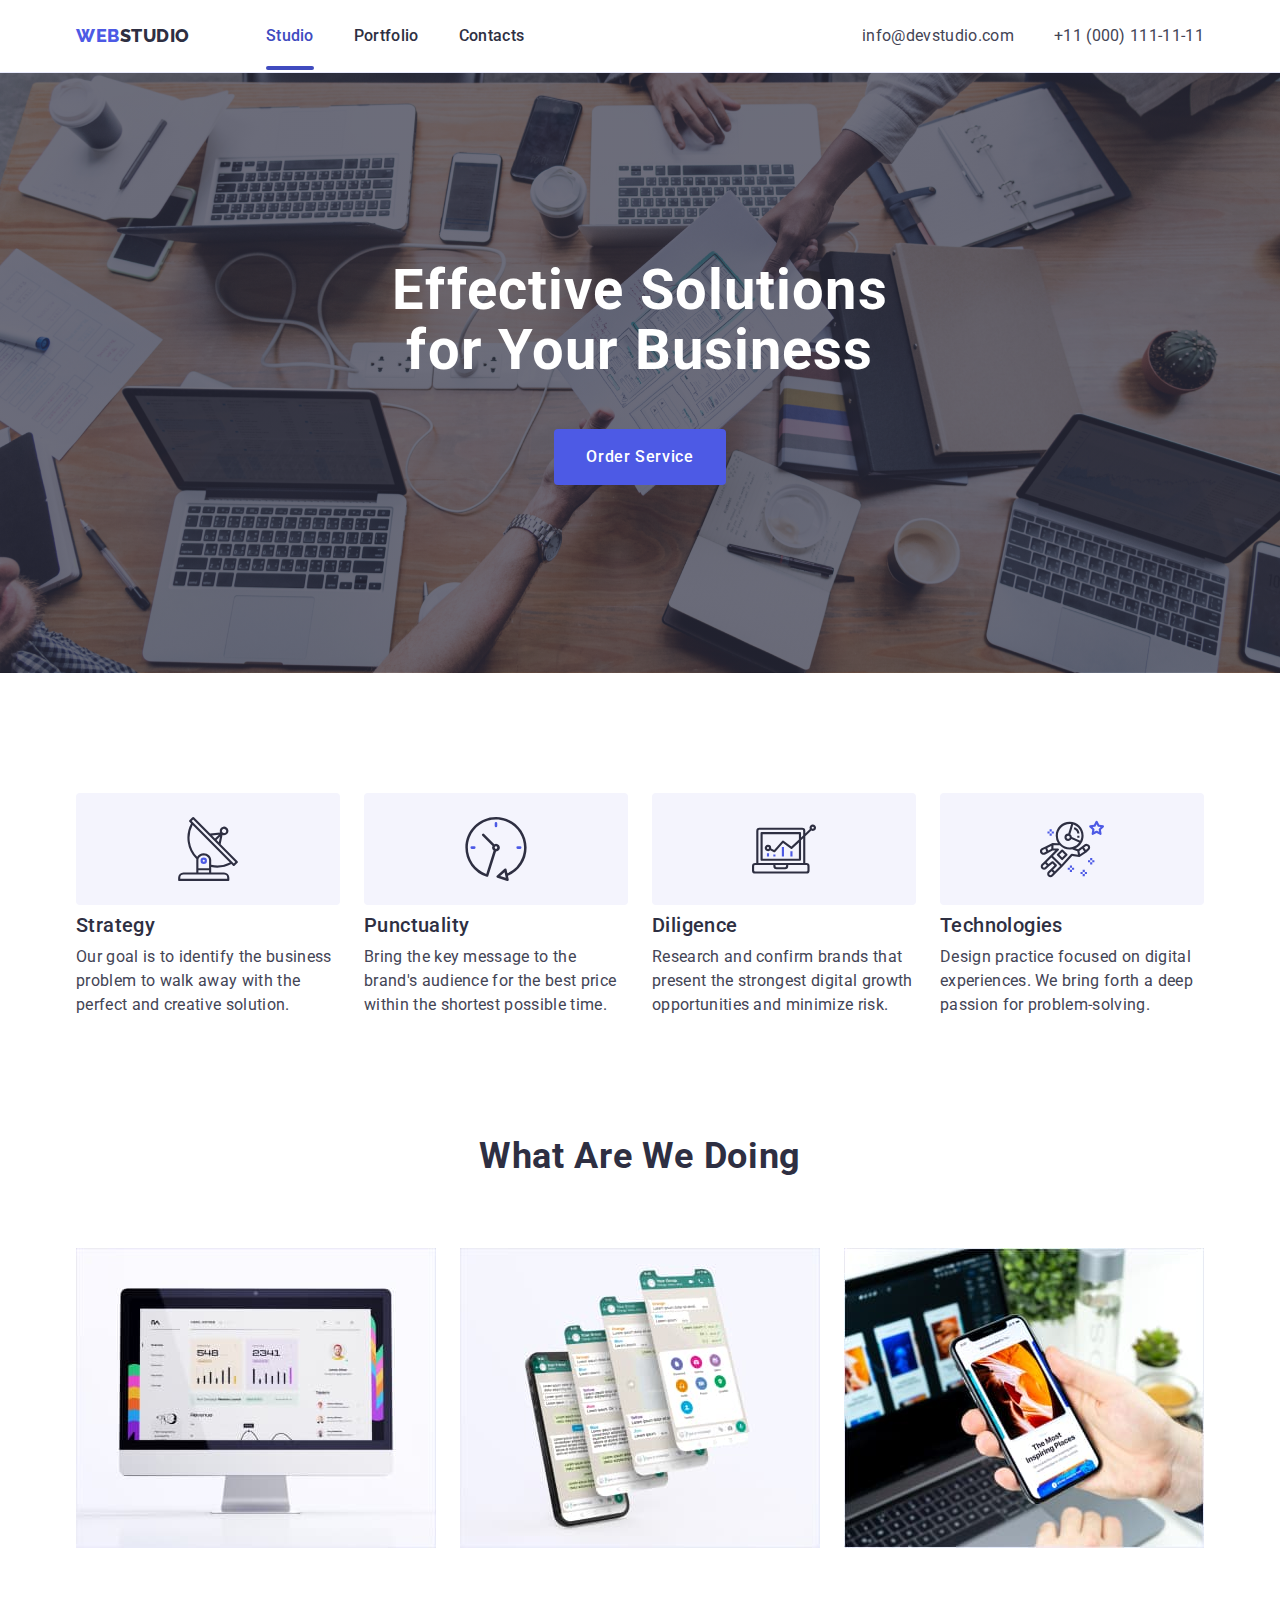
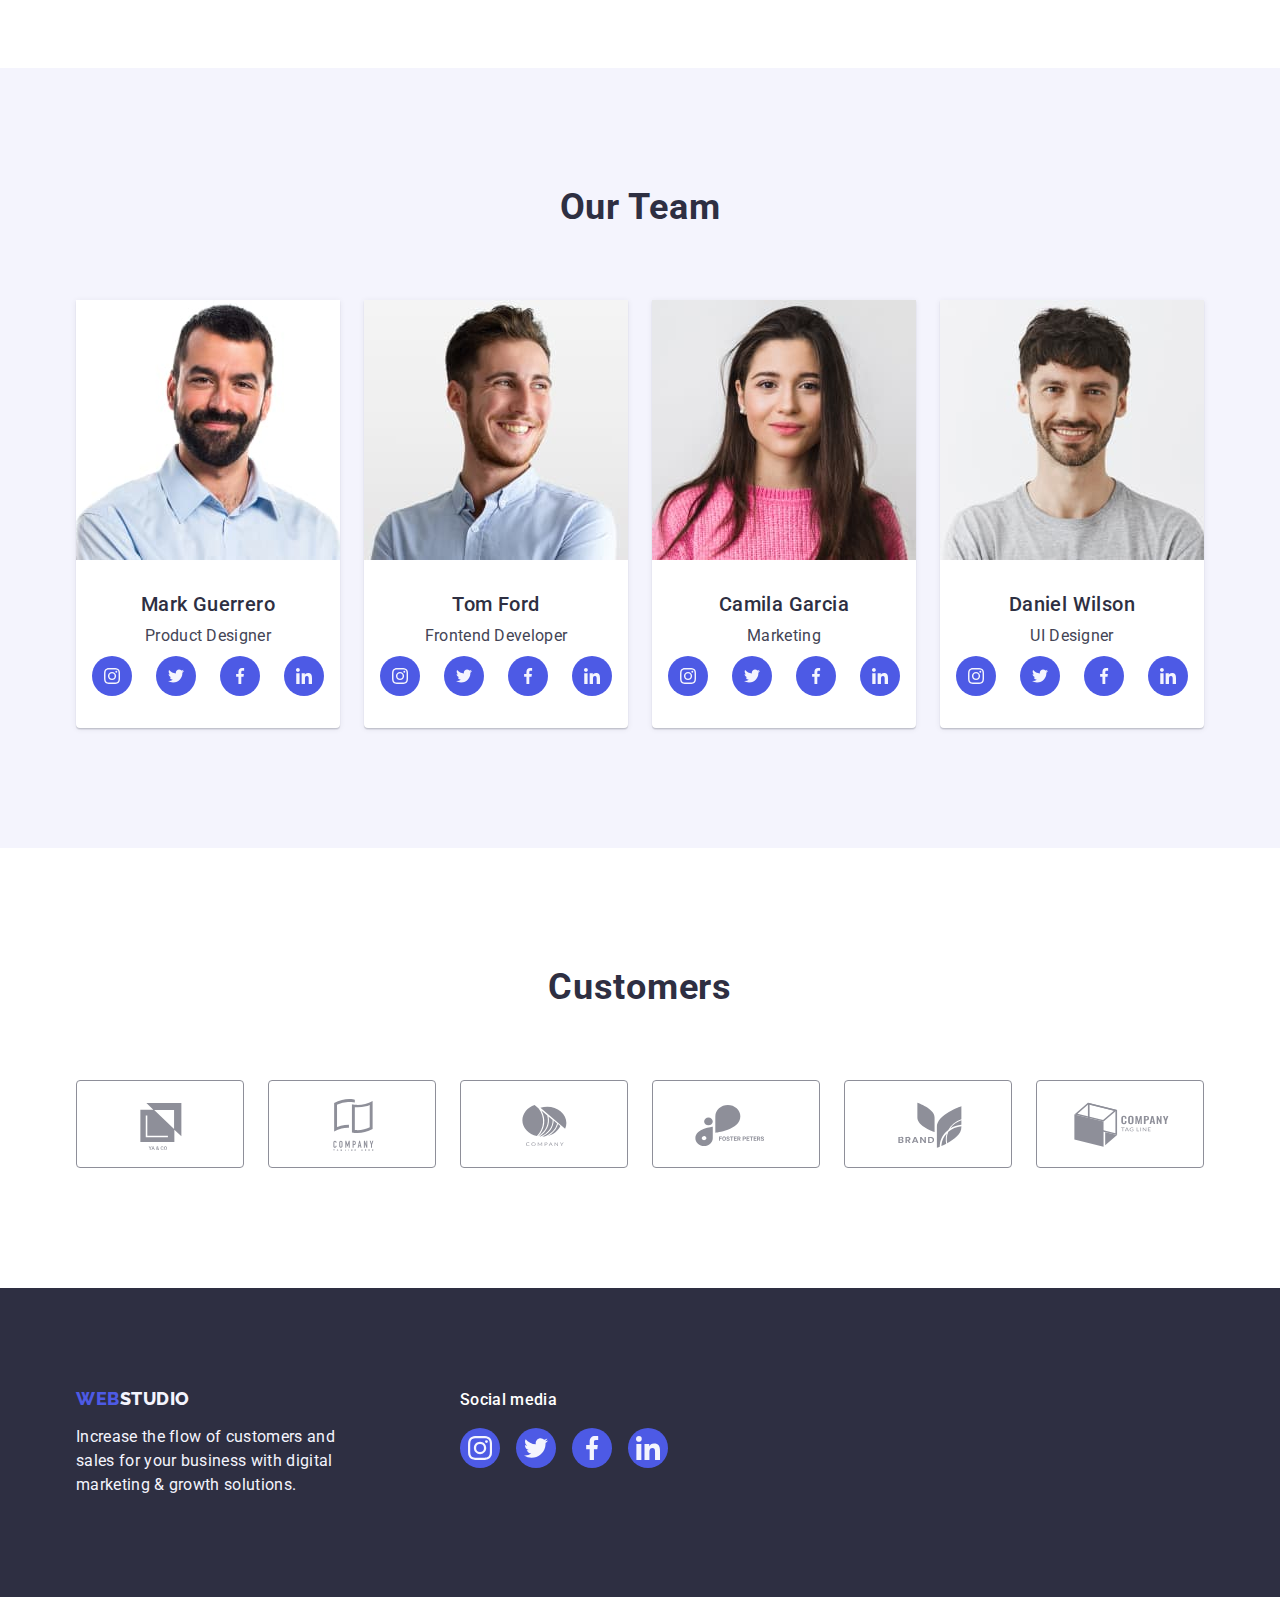
<file: index.html>
<!DOCTYPE html>
<html lang="en">
  <head>
    <meta charset="UTF-8" />
    <meta http-equiv="X-UA-Compatible" content="IE=edge" />
    <meta name="viewport" content="width=device-width, initial-scale=1.0" />
    <title>Document</title>
    <!-- modern-normolize -->
    <link
      rel="stylesheet"
      href="https://cdnjs.cloudflare.com/ajax/libs/modern-normalize/1.1.0/modern-normalize.min.css"
    />

    <link rel="preconnect" href="https://fonts.googleapis.com" />
    <link rel="preconnect" href="https://fonts.gstatic.com" crossorigin />
    <link
      href="https://fonts.googleapis.com/css2?family=Raleway:wght@800&family=Roboto:wght@400;500;700;900&display=swap"
      rel="stylesheet"
    />

    <link rel="stylesheet" href="./css/style.css" />
  </head>
  <body class="wrapper">
    <!-- header  -->

    <header class="header">
      <div class="container transform header-box">
        <nav class="transform">
          <!-- logo -->
          <a href="./index.html" class="logo link"
            >Web<span class="logo-header">Studio</span></a
          >

          <ul class="list transform">
            <li class="menu-link">
              <a href="./index.html" class="menu-item link activ-page"
                >Studio</a
              >
            </li>
            <li class="menu-link">
              <a href="./portfolio.html" class="menu-item link">Portfolio</a>
            </li>
            <li class="menu-link">
              <a href="" class="menu-item link">Contacts</a>
            </li>
          </ul>
        </nav>
        <address class="adress">
          <ul class="list transform">
            <li class="adress-link">
              <a href="mailto:info@devstudio.com" class="adress-item link"
                >info@devstudio.com</a
              >
            </li>
            <li class="adress-link">
              <a href="tel:+110001111111" class="adress-item link"
                >+11 (000) 111-11-11</a
              >
            </li>
          </ul>
        </address>
      </div>
    </header>
    <main>
      <!-- hero -->
      <section class="hero">
        <div class="hero-box container">
          <h1 class="hero-title">Effective Solutions for Your Business</h1>
          <button type="button" class="button hero-button" data-modal-open>
            Order Service
          </button>
        </div>
      </section>
      <!-- advantages -->
      <section class="section">
        <div class="container adv">
          <h2 hidden class="advantages-title">advantages</h2>
          <ul class="list">
            <li class="adv-list-item">
              <div class="pic-div">
                <svg class="pic" width="64" height="64">
                  <use href="./images/icons.svg#antenna"></use>
                </svg>
              </div>
              <h3 class="adv-title">Strategy</h3>
              <p class="adv-description">
                Our goal is to identify the business problem to walk away with
                the perfect and creative solution.
              </p>
            </li>
            <li class="adv-list-item">
              <div class="pic-div">
                <svg class="pic" width="64" height="64">
                  <use href="./images/icons.svg#clock"></use>
                </svg>
              </div>
              <h3 class="adv-title">Punctuality</h3>
              <p class="adv-description">
                Bring the key message to the brand's audience for the best price
                within the shortest possible time.
              </p>
            </li>
            <li class="adv-list-item">
              <div class="pic-div">
                <svg class="pic" width="64" height="64">
                  <use href="./images/icons.svg#diagram"></use>
                </svg>
              </div>
              <h3 class="adv-title">Diligence</h3>
              <p class="adv-description">
                Research and confirm brands that present the strongest digital
                growth opportunities and minimize risk.
              </p>
            </li>
            <li class="adv-list-item">
              <div class="pic-div">
                <svg class="pic" width="64" height="64">
                  <use href="./images/icons.svg#astronaut"></use>
                </svg>
              </div>
              <h3 class="adv-title">Technologies</h3>
              <p class="adv-description">
                Design practice focused on digital experiences. We bring forth a
                deep passion for problem-solving.
              </p>
            </li>
          </ul>
        </div>
      </section>
      <!-- work -->
      <section class="work-section">
        <div class="container">
          <h2 class="work-title">What are we doing</h2>
          <ul class="list transform">
            <li class="work-item">
              <img src="./images/monitor.jpg" alt="monitor" width="360" />
            </li>
            <li class="work-item">
              <img src="./images/phone.jpg" alt="phone" width="360" />
            </li>
            <li class="work-item">
              <img
                src="./images/leptop-phone.jpg"
                alt="laptop with phone"
                width="360"
              />
            </li>
          </ul>
        </div>
      </section>
      <!-- team -->
      <section class="team section">
        <div class="container">
          <h2 class="team-title">Our Team</h2>
          <ul class="list list-worker">
            <li class="worker">
              <img
                src="./images/guerrero.jpg"
                alt="Product Designer"
                width="264"
              />
              <div class="worker-box">
                <h3 class="worker-name">Mark Guerrero</h3>
                <p class="post">Product Designer</p>
                <ul class="team-social-list social-list list">
                  <li class="social-set">
                    <a href="" class="social-link">
                      <svg class="social-icon" width="16" height="16">
                        <use href="./images/icons.svg#instagram"></use>
                      </svg>
                    </a>
                  </li>
                  <li class="social-set">
                    <a href="" class="social-link">
                      <svg class="social-icon" width="16" height="16">
                        <use href="./images/icons.svg#twitter"></use>
                      </svg>
                    </a>
                  </li>
                  <li class="social-set">
                    <a href="" class="social-link">
                      <svg class="social-icon" width="16" height="16">
                        <use href="./images/icons.svg#facebook"></use>
                      </svg>
                    </a>
                  </li>
                  <li class="social-set">
                    <a href="" class="social-link">
                      <svg class="social-icon" width="16" height="16">
                        <use href="./images/icons.svg#linkedin"></use>
                      </svg>
                    </a>
                  </li>
                </ul>
              </div>
            </li>
            <li class="worker">
              <img
                src="./images/ford.jpg"
                alt="Frontend Developer"
                width="264"
              />
              <div class="worker-box">
                <h3 class="worker-name">Tom Ford</h3>
                <p class="post">Frontend Developer</p>
                <ul class="team-social-list social-list list">
                  <li class="social-set">
                    <a href="" class="social-link">
                      <svg class="social-icon" width="16" height="16">
                        <use href="./images/icons.svg#instagram"></use>
                      </svg>
                    </a>
                  </li>
                  <li class="social-set">
                    <a href="" class="social-link">
                      <svg class="social-icon" width="16" height="16">
                        <use href="./images/icons.svg#twitter"></use>
                      </svg>
                    </a>
                  </li>
                  <li class="social-set">
                    <a href="" class="social-link">
                      <svg class="social-icon" width="16" height="16">
                        <use href="./images/icons.svg#facebook"></use>
                      </svg>
                    </a>
                  </li>
                  <li class="social-set">
                    <a href="" class="social-link">
                      <svg class="social-icon" width="16" height="16">
                        <use href="./images/icons.svg#linkedin"></use>
                      </svg>
                    </a>
                  </li>
                </ul>
              </div>
            </li>
            <li class="worker">
              <img src="./images/garcia.jpg" alt="Marketing" width="264" />
              <div class="worker-box">
                <h3 class="worker-name">Camila Garcia</h3>
                <p class="post">Marketing</p>
                <ul class="team-social-list social-list list">
                  <li class="social-set">
                    <a href="" class="social-link">
                      <svg class="social-icon" width="16" height="16">
                        <use href="./images/icons.svg#instagram"></use>
                      </svg>
                    </a>
                  </li>
                  <li class="social-set">
                    <a href="" class="social-link">
                      <svg class="social-icon" width="16" height="16">
                        <use href="./images/icons.svg#twitter"></use>
                      </svg>
                    </a>
                  </li>
                  <li class="social-set">
                    <a href="" class="social-link">
                      <svg class="social-icon" width="16" height="16">
                        <use href="./images/icons.svg#facebook"></use>
                      </svg>
                    </a>
                  </li>
                  <li class="social-set">
                    <a href="" class="social-link">
                      <svg class="social-icon" width="16" height="16">
                        <use href="./images/icons.svg#linkedin"></use>
                      </svg>
                    </a>
                  </li>
                </ul>
              </div>
            </li>
            <li class="worker">
              <img src="./images/wilson.jpg" alt="UI Designer" width="264" />
              <div class="worker-box">
                <h3 class="worker-name">Daniel Wilson</h3>
                <p class="post">UI Designer</p>
                <ul class="team-social-list social-list list">
                  <li class="social-set">
                    <a href="" class="social-link">
                      <svg class="social-icon" width="16" height="16">
                        <use href="./images/icons.svg#instagram"></use>
                      </svg>
                    </a>
                  </li>
                  <li class="social-set">
                    <a href="" class="social-link">
                      <svg class="social-icon" width="16" height="16">
                        <use href="./images/icons.svg#twitter"></use>
                      </svg>
                    </a>
                  </li>
                  <li class="social-set">
                    <a href="" class="social-link">
                      <svg class="social-icon" width="16" height="16">
                        <use href="./images/icons.svg#facebook"></use>
                      </svg>
                    </a>
                  </li>
                  <li class="social-set">
                    <a href="" class="social-link">
                      <svg class="social-icon" width="16" height="16">
                        <use href="./images/icons.svg#linkedin"></use>
                      </svg>
                    </a>
                  </li>
                </ul>
              </div>
            </li>
          </ul>
        </div>
      </section>
      <!-- costumers -->
      <section class="costum-section section">
        <div class="container">
          <h2 class="costumer-title">Customers</h2>
          <ul class="costum-list list">
            <li class="costum-item">
              <a href="" class="costum-link">
                <svg class="costum-pic" width="104" height="56">
                  <use href="./images/icons.svg#ya"></use>
                </svg>
              </a>
            </li>
            <li class="costum-item">
              <a href="" class="costum-link">
                <svg class="costum-pic" width="104" height="56">
                  <use href="./images/icons.svg#tagline"></use>
                </svg>
              </a>
            </li>
            <li class="costum-item">
              <a href="" class="costum-link">
                <svg class="costum-pic" width="104" height="56">
                  <use href="./images/icons.svg#company"></use>
                </svg>
              </a>
            </li>
            <li class="costum-item">
              <a href="" class="costum-link">
                <svg class="costum-pic" width="104" height="56">
                  <use href="./images/icons.svg#foster"></use>
                </svg>
              </a>
            </li>
            <li class="costum-item">
              <a href="" class="costum-link">
                <svg class="costum-pic" width="104" height="56">
                  <use href="./images/icons.svg#brand"></use>
                </svg>
              </a>
            </li>
            <li class="costum-item">
              <a href="" class="costum-link">
                <svg class="costum-pic" width="104" height="56">
                  <use href="./images/icons.svg#tag"></use>
                </svg>
              </a>
            </li>
          </ul>
        </div>
      </section>
    </main>
    <!-- footer -->
    <footer class="footer">
      <div class="container footer-container">
        <div class="footer-box">
          <a href="./index.html" class="logo link"
            >Web<span class="logo-footer">Studio</span></a
          >
          <p class="footer-desc">
            Increase the flow of customers and sales for your business with
            digital marketing & growth solutions.
          </p>
        </div>
        <div class="social">
          <p class="social-title">Social media</p>
          <ul class="social-list list">
            <li class="social-item">
              <a href="" class="social-link">
                <svg class="social-icon" width="24" height="24">
                  <use href="./images/icons.svg#instagram"></use>
                </svg>
              </a>
            </li>
            <li class="social-item">
              <a href="" class="social-link">
                <svg class="social-icon" width="24" height="24">
                  <use href="./images/icons.svg#twitter"></use>
                </svg>
              </a>
            </li>
            <li class="social-item">
              <a href="" class="social-link">
                <svg class="social-icon" width="24" height="24">
                  <use href="./images/icons.svg#facebook"></use>
                </svg>
              </a>
            </li>
            <li class="social-item">
              <a href="" class="social-link">
                <svg class="social-icon" width="24" height="24">
                  <use href="./images/icons.svg#linkedin"></use>
                </svg>
              </a>
            </li>
          </ul>
        </div>
      </div>
    </footer>
    <!-- =========== modal window =========== -->
    <div class="backdrop is-hidden" data-modal>
      <div class="modal">
        <button type="button" class="modal-btn-close" data-modal-close>
          <svg class="modal-icon" width="8" height="8">
            <use href="./images/icons.svg#close-btn"></use>
          </svg>
        </button>
      </div>
    </div>
    <script src="./js/modal.js"></script>
  </body>
</html>
</file>
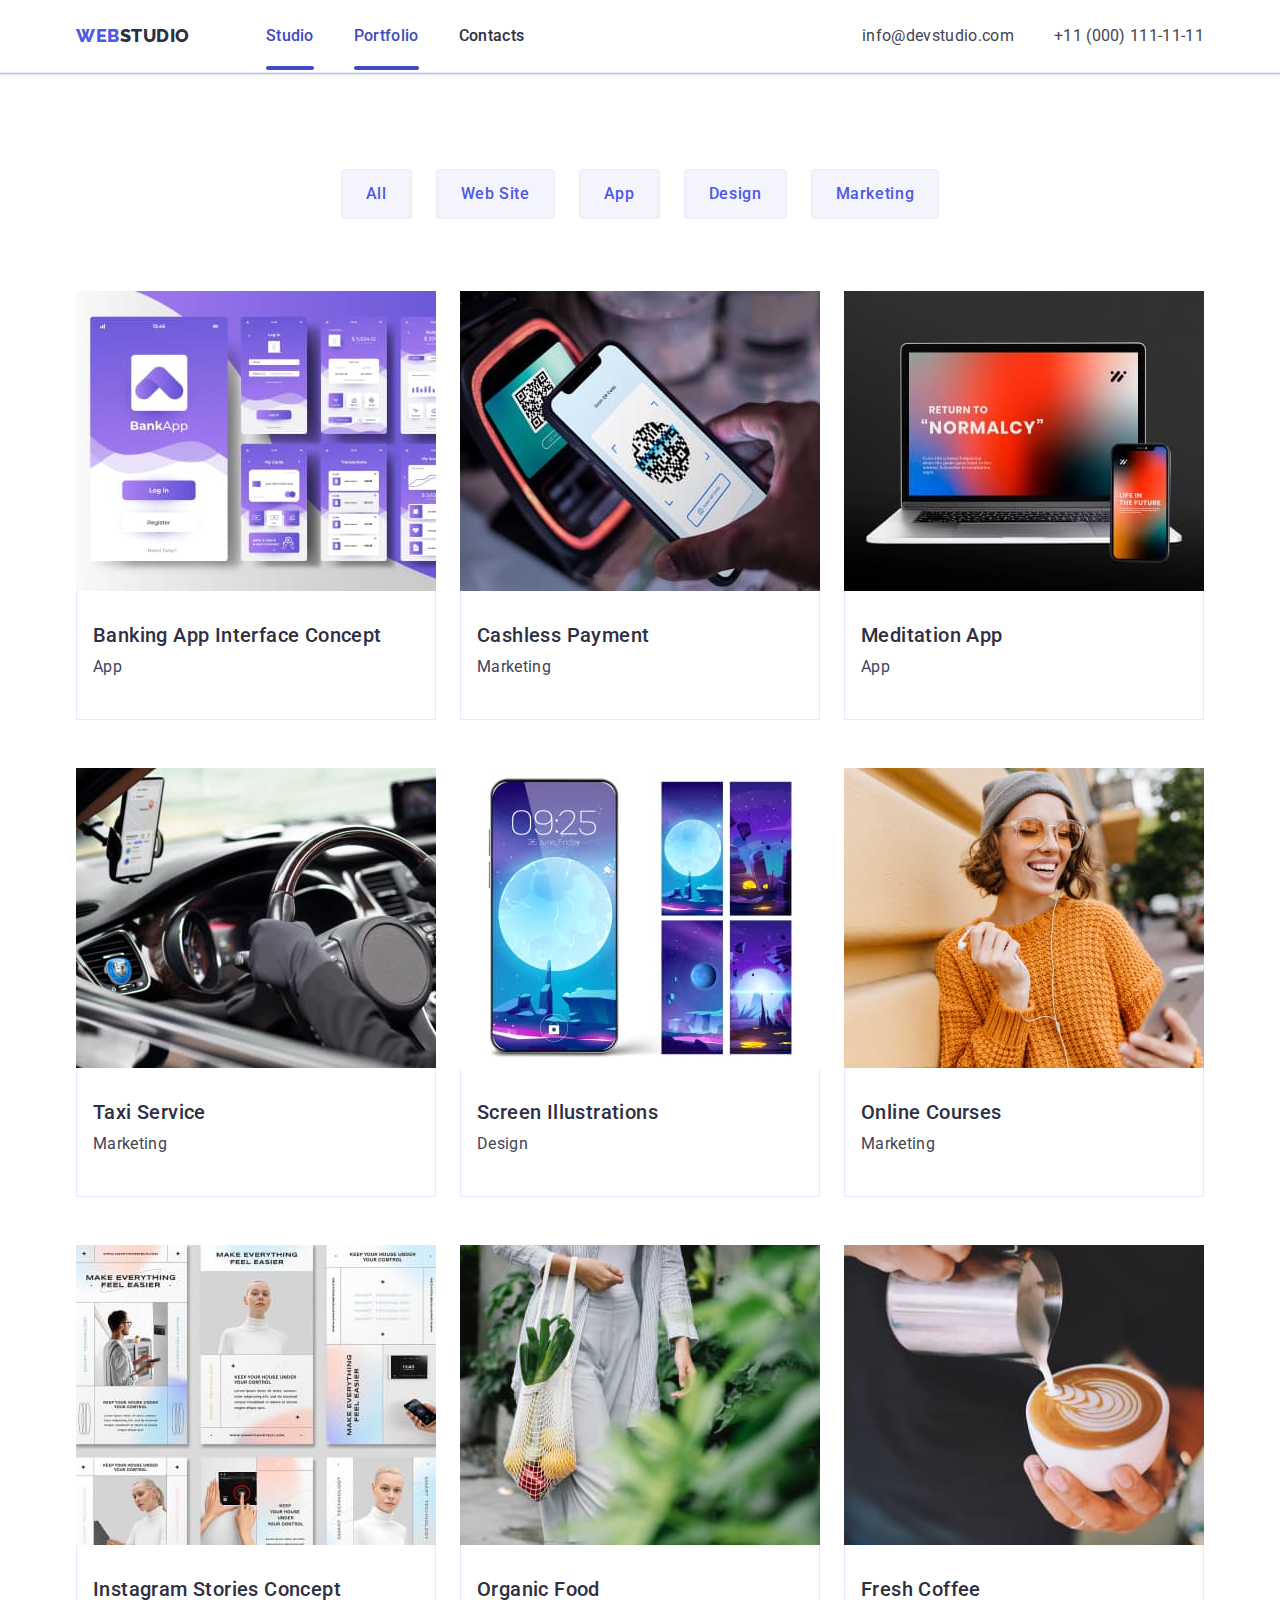
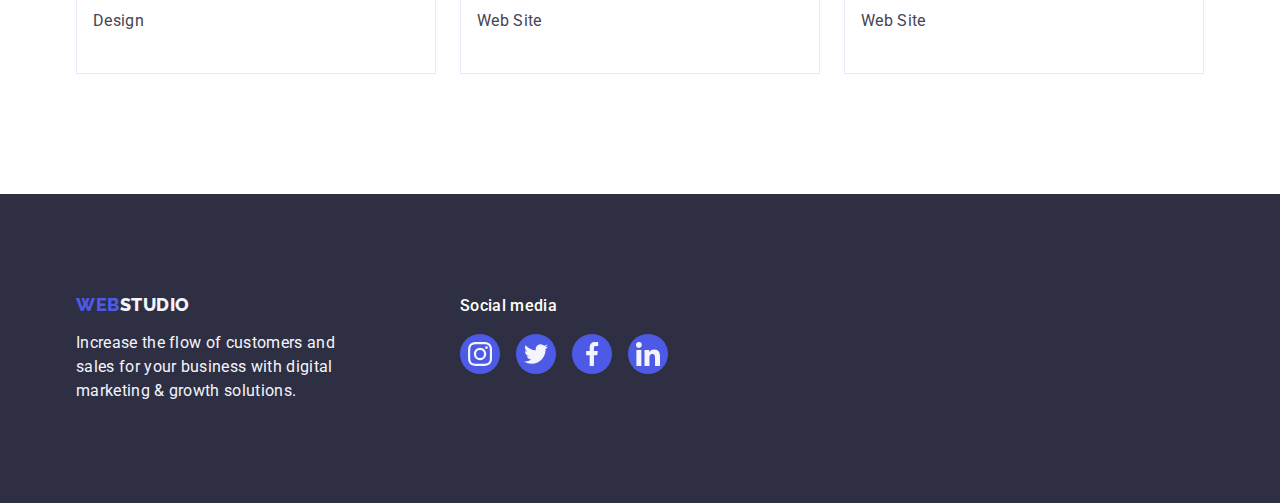
<file: portfolio.html>
<!DOCTYPE html>
<html lang="en">
  <head>
    <meta charset="UTF-8" />
    <meta http-equiv="X-UA-Compatible" content="IE=edge" />
    <meta name="viewport" content="width=device-width, initial-scale=1.0" />
    <title>Document</title>
    <!-- modern-normolize -->
    <link
      rel="stylesheet"
      href="https://cdnjs.cloudflare.com/ajax/libs/modern-normalize/1.1.0/modern-normalize.min.css"
    />

    <link rel="preconnect" href="https://fonts.googleapis.com" />
    <link rel="preconnect" href="https://fonts.gstatic.com" crossorigin />
    <link
      href="https://fonts.googleapis.com/css2?family=Raleway:wght@800&family=Roboto:wght@400;500;700;900&display=swap"
      rel="stylesheet"
    />

    <link rel="stylesheet" href="./css/style.css" />
  </head>
  <body class="wrapper">
    <!-- ============= header ================= -->

    <header class="header">
      <div class="container transform header-box">
        <nav class="transform">
          <!-- logo -->
          <a href="./index.html" class="logo link"
            >Web<span class="logo-header">Studio</span></a
          >

          <ul class="list transform">
            <li class="menu-link">
              <a href="./index.html" class="menu-item link activ-page"
                >Studio</a
              >
            </li>
            <li class="menu-link">
              <a href="./portfolio.html" class="menu-item link activ-page"
                >Portfolio</a
              >
            </li>
            <li class="menu-link">
              <a href="" class="menu-item link">Contacts</a>
            </li>
          </ul>
        </nav>
        <address class="adress">
          <ul class="list transform">
            <li class="adress-link">
              <a href="mailto:info@devstudio.com" class="adress-item link"
                >info@devstudio.com</a
              >
            </li>
            <li class="adress-link">
              <a href="tel:+110001111111" class="adress-item link"
                >+11 (000) 111-11-11</a
              >
            </li>
          </ul>
        </address>
      </div>
    </header>

    <main>
      <section class="section-app">
        <div class="container">
          <h1 hidden>our working</h1>

          <!-- filter -->

          <ul class="list filter-list">
            <li class="filter-item">
              <button type="button" class="button filter-button">All</button>
            </li>
            <li class="filter-item">
              <button type="button" class="button filter-button">
                Web Site
              </button>
            </li>
            <li class="filter-item">
              <button type="button" class="button filter-button">App</button>
            </li>
            <li class="filter-item">
              <button type="button" class="button filter-button">Design</button>
            </li>
            <li class="filter-item">
              <button type="button" class="button filter-button">
                Marketing
              </button>
            </li>
          </ul>

          <!-- application -->
          <ul class="list transform">
            <li class="app-cards">
              <a href="" class="link card-box">
                <div class="img-box">
                  <img
                    src="./images/portfolio/banking-app.jpg"
                    alt="banking app"
                    width="360"
                    height="300"
                  />
                  <p class="overlay-card">
                    14 Stylish and User-Friendly App Design Concepts · Task
                    Manager App · Calorie Tracker App · Exotic Fruit Ecommerce
                    App · Cloud Storage App
                  </p>
                </div>

                <div class="card-content">
                  <h2 class="name-working">Banking App Interface Concept</h2>
                  <p class="category-working">App</p>
                </div>
              </a>
            </li>
            <li class="app-cards">
              <a href="" class="link card-box">
                <div class="img-box">
                  <img
                    src="./images/portfolio/cashlessi-payment.jpg"
                    alt="cashlessi payment"
                    width="360"
                    height="300"
                  />
                  <p class="overlay-card">
                    14 Stylish and User-Friendly App Design Concepts · Task
                    Manager App · Calorie Tracker App · Exotic Fruit Ecommerce
                    App · Cloud Storage App
                  </p>
                </div>
                <div class="card-content">
                  <h2 class="name-working">Cashless Payment</h2>
                  <p class="category-working">Marketing</p>
                </div>
              </a>
            </li>
            <li class="app-cards">
              <a href="" class="link card-box">
                <div class="img-box">
                  <img
                    src="./images/portfolio/meditation-app.jpg"
                    alt="meditation app"
                    width="360"
                    height="300"
                  />
                  <p class="overlay-card">
                    14 Stylish and User-Friendly App Design Concepts · Task
                    Manager App · Calorie Tracker App · Exotic Fruit Ecommerce
                    App · Cloud Storage App
                  </p>
                </div>
                <div class="card-content">
                  <h2 class="name-working">Meditation App</h2>
                  <p class="category-working">App</p>
                </div>
              </a>
            </li>
            <li class="app-cards">
              <a href="" class="link card-box">
                <div class="img-box">
                  <img
                    src="./images/portfolio/taxi-service.jpg"
                    alt="taxi service"
                    width="360"
                    height="300"
                  />
                  <p class="overlay-card">
                    14 Stylish and User-Friendly App Design Concepts · Task
                    Manager App · Calorie Tracker App · Exotic Fruit Ecommerce
                    App · Cloud Storage App
                  </p>
                </div>
                <div class="card-content">
                  <h2 class="name-working">Taxi Service</h2>
                  <p class="category-working">Marketing</p>
                </div>
              </a>
            </li>
            <li class="app-cards">
              <a href="" class="link card-box">
                <div class="img-box">
                  <img
                    src="./images/portfolio/screen-illustrations.jpg"
                    alt="screen illustrations"
                    width="360"
                    height="300"
                  />
                  <p class="overlay-card">
                    14 Stylish and User-Friendly App Design Concepts · Task
                    Manager App · Calorie Tracker App · Exotic Fruit Ecommerce
                    App · Cloud Storage App
                  </p>
                </div>
                <div class="card-content">
                  <h2 class="name-working">Screen Illustrations</h2>
                  <p class="category-working">Design</p>
                </div>
              </a>
            </li>
            <li class="app-cards">
              <a href="" class="link card-box">
                <div class="img-box">
                  <img
                    src="./images/portfolio/online-courses.jpg"
                    alt="online courses"
                    width="360"
                    height="300"
                  />
                  <p class="overlay-card">
                    14 Stylish and User-Friendly App Design Concepts · Task
                    Manager App · Calorie Tracker App · Exotic Fruit Ecommerce
                    App · Cloud Storage App
                  </p>
                </div>
                <div class="card-content">
                  <h2 class="name-working">Online Courses</h2>
                  <p class="category-working">Marketing</p>
                </div>
              </a>
            </li>
            <li class="app-cards">
              <a href="" class="link card-box">
                <div class="img-box">
                  <img
                    src="./images/portfolio/instagram-stories-concept.jpg"
                    alt="instagram stories concept"
                    width="360"
                    height="300"
                  />
                  <p class="overlay-card">
                    14 Stylish and User-Friendly App Design Concepts · Task
                    Manager App · Calorie Tracker App · Exotic Fruit Ecommerce
                    App · Cloud Storage App
                  </p>
                </div>
                <div class="card-content">
                  <h2 class="name-working">Instagram Stories Concept</h2>
                  <p class="category-working">Design</p>
                </div>
              </a>
            </li>
            <li class="app-cards">
              <a href="" class="link card-box">
                <div class="img-box">
                  <img
                    src="./images/portfolio/organic-food.jpg"
                    alt="organic food"
                    width="360"
                    height="300"
                  />
                  <p class="overlay-card">
                    14 Stylish and User-Friendly App Design Concepts · Task
                    Manager App · Calorie Tracker App · Exotic Fruit Ecommerce
                    App · Cloud Storage App
                  </p>
                </div>
                <div class="card-content">
                  <h2 class="name-working">Organic Food</h2>
                  <p class="category-working">Web Site</p>
                </div>
              </a>
            </li>
            <li class="app-cards">
              <a href="" class="link card-box">
                <div class="img-box">
                  <img
                    src="./images/portfolio/fresh-coffee.jpg"
                    alt="fresh coffee"
                    width="360"
                    height="300"
                  />
                  <p class="overlay-card">
                    14 Stylish and User-Friendly App Design Concepts · Task
                    Manager App · Calorie Tracker App · Exotic Fruit Ecommerce
                    App · Cloud Storage App
                  </p>
                </div>
                <div class="card-content">
                  <h2 class="name-working">Fresh Coffee</h2>
                  <p class="category-working">Web Site</p>
                </div>
              </a>
            </li>
          </ul>
        </div>
      </section>
    </main>
    <!-- footer -->
    <footer class="footer">
      <div class="container footer-container">
        <div class="footer-box">
          <a href="./index.html" class="logo link"
            >Web<span class="logo-footer">Studio</span></a
          >
          <p class="footer-desc">
            Increase the flow of customers and sales for your business with
            digital marketing & growth solutions.
          </p>
        </div>
        <div class="social">
          <p class="social-title">Social media</p>
          <ul class="social-list list">
            <li class="social-item">
              <a href="" class="social-link">
                <svg class="social-icon" width="24" height="24">
                  <use href="./images/icons.svg#instagram"></use>
                </svg>
              </a>
            </li>
            <li class="social-item">
              <a href="" class="social-link">
                <svg class="social-icon" width="24" height="24">
                  <use href="./images/icons.svg#twitter"></use>
                </svg>
              </a>
            </li>
            <li class="social-item">
              <a href="" class="social-link">
                <svg class="social-icon" width="24" height="24">
                  <use href="./images/icons.svg#facebook"></use>
                </svg>
              </a>
            </li>
            <li class="social-item">
              <a href="" class="social-link">
                <svg class="social-icon" width="24" height="24">
                  <use href="./images/icons.svg#linkedin"></use>
                </svg>
              </a>
            </li>
          </ul>
        </div>
      </div>
    </footer>
  </body>
</html>
</file>
<file: css/style.css>
/* ----------- basic properties ---------------- */
:root {
  /* fon color */
  --primary-background-colour: #ffffff;
  --secondary-background-colour: #2e2f42;
  --section-background-colour: #f4f4fd;
  --modal-background-color: #fcfcfc;

  /* text color */
  --secondery-text-colour: #2e2f42;
  --white-text-colour: #ffffff;
  --footer-text-colour: #f4f4fd;

  /* button color */
  --button-colour: #4d5ae5;
  --accent-colour: #404bbf;
  --icon-colour: #8e8f99;
  --icon-footer-accent: #31d0aa;

  --border-color: #e7e9fc;

  /* overlay */
  --overlay-card: #4d5ae5;

  /* transition effects */
  --main-anim-duration: 250ms;
  --main-cubic: cubic-bezier(0.4, 0, 0.2, 1);
}

body {
  font-family: 'Roboto', sans-serif;
  background-color: var(--primary-background-colour);
  color: #434455;
}

/* ================ components ================ */
h1,
h2,
h3,
h4,
p {
  margin: 0;
}
.list {
  list-style: none;
  padding: 0;
  margin: 0;
}
img {
  display: block;
}
.section {
  padding: 120px 0;
}

.button {
  cursor: pointer;
  border-radius: 4px;
}

.work-title,
.team-title,
.costumer-title {
  font-weight: 700;
  font-size: 36px;
  line-height: 1.1;
  letter-spacing: 0.02em;
  text-transform: capitalize;
  text-align: center;

  color: var(--secondery-text-colour);

  margin-bottom: 72px;
}

.worker-name,
.name-working {
  font-weight: 500;
  font-size: 20px;
  line-height: 1.2;
  letter-spacing: 0.02em;

  color: var(--secondery-text-colour);
}

.work-item:not(:last-child),
.adv-list-item:not(:last-child),
.worker:not(:last-child),
.filter-item:not(:last-child) {
  margin-right: 24px;
}

.post,
.category-working {
  font-size: 16px;
  line-height: 1.5;
  letter-spacing: 0.02em;
  margin-bottom: 8px;
}

.container {
  margin: 0 auto;
  max-width: 1158px;
  padding: 0 15px;
}

/* .wrapper {
  width: 1440px;
} */

.transform {
  display: flex;
  flex-wrap: wrap;

  align-items: center;
}

.social-list {
  display: flex;
  gap: 24px;

  justify-content: center;
}

.social-link {
  display: flex;
  background-color: var(--button-colour);
  width: 40px;
  height: 40px;
  border-radius: 50%;
  align-items: center;
  justify-content: center;

  transition: background-color var(--main-anim-duration) var(--main-cubic);
}

.team .social-icon {
  fill: var(--section-background-colour);
}

/* ============= header ================= */
.header {
  box-shadow: 0px 2px 1px rgba(46, 47, 66, 0.08),
    0px 1px 1px rgba(46, 47, 66, 0.16), 0px 1px 6px rgba(46, 47, 66, 0.08);
}

.header-box {
  padding: 0 15px;
}

.header .logo {
  margin-right: 76px;
}

.menu-link:not(:last-child) {
  margin-right: 40px;
}

.logo {
  font-family: 'Raleway', sans-serif;
  font-weight: 800;
  font-size: 18px;
  line-height: 1.17;
  letter-spacing: 0.03em;
  text-transform: uppercase;

  color: var(--secondery-text-colour);

  color: var(--button-colour);
}

.link {
  text-decoration: none;
}

.logo-header {
  color: var(--secondery-text-colour);
}

.adress-item,
.menu-item {
  position: relative;
  padding: 24px 0;
}

.menu-item {
  font-weight: 500;
  font-size: 16px;
  line-height: 1.5;

  letter-spacing: 0.02em;
  color: var(--secondery-text-colour);

  transition: color var(--main-anim-duration) var(--main-cubic);
}

.menu-item:hover,
.menu-item:focus {
  color: var(--accent-colour);
}

.activ-page {
  color: var(--accent-colour);
}

.menu-item::after {
  position: absolute;
  bottom: -1px;
  left: 0;
  content: '';
  display: block;
  width: 100%;
  height: 4px;
  border-radius: 2px;
}

.activ-page::after {
  background-color: var(--accent-colour);
}

/* ------------  adress ---------------- */
.adress {
  margin-left: auto;
}
.adress-link:nth-child(1) {
  margin-right: 40px;
}

.adress {
  font-style: normal;
}
.adress-item {
  display: inline-block;
  font-weight: 400;
  font-size: 16px;
  line-height: 1.5;
  letter-spacing: 0.02em;

  color: inherit;

  transition: color var(--main-anim-duration) var(--main-cubic);
}

.adress-item:hover,
.adress-item:focus {
  color: var(--accent-colour);
}

/* frame */
.header {
  border-bottom: solid 1px var(--border-color);
}

/* ================= hero ====================== */

.hero {
  background-color: var(--secondary-background-colour);
  padding: 188px 0;

  background-image: linear-gradient(
      rgba(46, 47, 66, 0.7),
      rgba(46, 47, 66, 0.7)
    ),
    url(../images/people-office.jpg);

  max-width: 1440px;
  margin: 0 auto;
  background-repeat: no-repeat;
  background-position: center;
  background-size: cover;
}

.hero-box {
  text-align: center;
}

.hero-title {
  font-weight: 700;
  font-size: 56px;
  line-height: 1.07;
  letter-spacing: 0.02em;

  color: var(--white-text-colour);

  max-width: 496px;
  margin: 0 auto;
}

.hero-button:hover,
.hero-button:focus {
  background-color: var(--accent-colour);
}
.hero-button {
  font-family: 'Roboto', sans-serif;
  font-weight: 500;
  font-size: 16px;
  line-height: 1.5;
  letter-spacing: 0.04em;

  color: var(--white-text-colour);
  background-color: var(--button-colour);

  display: block;
  margin: 0 auto;
  margin-top: 48px;
  padding: 16px 32px;

  min-width: 169px;
  height: 56px;

  border: none;

  transition: background-color var(--main-anim-duration) var(--main-cubic);
}
/* ---------- advantages-------- */
.adv-title {
  font-weight: 500;
  font-size: 20px;
  line-height: 1.2;
  letter-spacing: 0.02em;

  color: var(--secondery-text-colour);

  margin-bottom: 8px;
}
.adv-description {
  font-size: 16px;
  line-height: 1.5;
  letter-spacing: 0.02em;
}

.adv > .list {
  display: flex;
}

.adv-list-item {
  flex-basis: calc((100% - 3 * 24px));
}

.pic-div {
  height: 112px;
  background-color: var(--section-background-colour);
  display: flex;
  align-items: center;
  justify-content: center;

  border-radius: 4px;
  margin-bottom: 8px;
}

.pic {
  width: 64px;
  height: 64px;
}

.clock {
  background-image: url(../images/icons/clock.svg);
}
.diagram {
  background-image: url(../images/icons/diagram.svg);
}
.astronaut {
  background-image: url(../images/icons/astronaut.svg);
}

/* ----------- work -------------- */
.work-section {
  padding: 0 0 120px 0;
}
/* ---------- our team ----------- */
.team {
  background-color: var(--section-background-colour);
}
.list-worker {
  display: flex;
}

.worker-box {
  text-align: center;
  padding: 32px 0;
}
.worker {
  background-color: var(--primary-background-colour);

  border-radius: 0 0 4px 4px;
  box-shadow: 0px 2px 1px rgba(46, 47, 66, 0.08),
    0px 1px 1px rgba(46, 47, 66, 0.16), 0px 1px 6px rgba(46, 47, 66, 0.08);
}

.worker-name {
  margin-bottom: 8px;
}
.worker .social-link:hover,
.worker .social-link:focus {
  background-color: var(--accent-colour);
}

/* -------------- costumers ---------- */

.costum-list {
  display: flex;
  justify-content: center;
  gap: 24px;
}
.costum-link {
  width: 168px;
  height: 88px;
  border: 1px solid;
  border-radius: 4px;
  color: var(--icon-colour);
  display: flex;
  justify-content: center;
  align-items: center;

  transition: border-color 250ms cubic-bezier(0.4, 0, 0.2, 1),
    color 250ms cubic-bezier(0.4, 0, 0.2, 1);
}
.costum-link:hover,
.costum-link:focus {
  fill: var(--accent-colour);
  color: var(--accent-colour);
}

.costum-pic {
  fill: currentColor;

  transition: fill var(--main-anim-duration) var(--main-cubic);
}

.costum-link:hover .costum-pic,
.costum-link:focus .costum-pic {
  fill: var(--accent-colour);
}

/* --------- footer --------- */
.footer {
  background-color: var(--secondary-background-colour);

  padding-left: 15px;
  padding: 100px 0;
}
.footer-container {
  display: flex;

  align-items: baseline;
}
.logo-footer {
  color: var(--footer-text-colour);
}
.footer-box {
  margin-right: 120px;
}

.footer-box > .logo {
  display: inline-block;
  margin-bottom: 16px;
}

.footer-desc {
  font-size: 16px;
  line-height: 1.5;
  letter-spacing: 0.02em;

  color: var(--footer-text-colour);
  max-width: 264px;
}
.footer .social-title {
  margin-bottom: 16px;

  font-weight: 500;
  font-size: 16px;
  line-height: 1.5;
  letter-spacing: 0.02em;
  color: var(--primary-background-colour);
}
.footer .social-link:hover,
.footer .social-link:focus {
  background-color: var(--icon-footer-accent);
}
.footer .social-list {
  gap: 16px;
}

.footer .social-icon {
  fill: var(--section-background-colour);
}

/* =========== PORTFOLIO ============= */
.section-app {
  padding-bottom: 120px;
  padding-top: 96px;
}

/* ---------- filter -------------- */

.filter-button {
  font-family: 'Roboto', sans-serif;
  font-style: normal;
  font-weight: 500;
  font-size: 16px;
  line-height: 1.5;
  letter-spacing: 0.04em;

  color: var(--button-colour);
  background-color: var(--section-background-colour);

  border: 1px solid var(--border-color);

  transition: color 250ms cubic-bezier(0.4, 0, 0.2, 1),
    background-color 250ms cubic-bezier(0.4, 0, 0.2, 1),
    border-color 250ms cubic-bezier(0.4, 0, 0.2, 1),
    box-shadow 250ms cubic-bezier(0.4, 0, 0.2, 1);
}
.filter-button:hover,
.filter-button:focus {
  color: var(--white-text-colour);
  background-color: var(--accent-colour);
  border: 1px solid transparent;
  box-shadow: 0px 3px 1px rgba(0, 0, 0, 0.1), 0px 2px 1px rgba(0, 0, 0, 0.08),
    0px 2px 2px rgba(0, 0, 0, 0.12);
  border-radius: 4px;
}
.filter-button {
  padding: 12px 24px;
}

.filter-list {
  display: flex;
  justify-content: center;
  margin-bottom: 72px;
}

/* ----------- application ------------ */

.category-working {
  color: #434455;
}

/*  overlay */

.overlay-card {
  position: absolute;
  top: 0;
  left: 0;

  width: 100%;
  height: 100%;

  color: var(--footer-text-colour);
  background-color: var(--overlay-card);

  font-size: 16px;
  line-height: 1.5;
  letter-spacing: 0.02em;

  padding: 40px 32px;

  transform: translateY(100%);
  transition: transform var(--main-anim-duration) var(--main-cubic);
}
.card-box:hover .overlay-card,
.card-box:focus .overlay-card {
  transform: translateY(0);
}
.card-box {
  display: block;
  flex-basis: calc(100% / 3);

  transition: box-shadow var(--main-anim-duration) var(--main-cubic);
}
.card-box:hover,
.card-box:focus {
  box-shadow: 0px 1px 6px rgba(46, 47, 66, 0.08),
    0px 1px 1px rgba(46, 47, 66, 0.16), 0px 2px 1px rgba(46, 47, 66, 0.08);
}

.app-cards:not(:nth-child(3n)) {
  margin-right: 24px;
}
.app-cards:not(:nth-last-child(-n + 3)) {
  margin-bottom: 48px;
}
.app-cards {
  width: 360px;
}

.img-box {
  position: relative;
  overflow: hidden;
}

.card-content {
  padding: 32px 16px;
  border: 1px solid var(--border-color);
  border-top: none;
}
.name-working {
  margin-bottom: 8px;
}
/**
  |============================
  | modal window
  |============================
*/
.backdrop {
  position: fixed;

  width: 100%;
  height: 100%;

  top: 0;
  left: 0;

  background: rgba(46, 47, 66, 0.4);

  transition: opacity var(--main-anim-duration) var(--main-cubic),
    visibility var(--main-anim-duration) var(--main-cubic);
}
.backdrop.is-hidden {
  opacity: 0;
  /* invisible for seak robot */
  visibility: hidden;
  pointer-events: none;
}

.modal {
  position: absolute;
  width: 408px;
  min-height: 576px;

  background-color: var(--modal-background-color);
  box-shadow: 0px 1px 1px rgba(0, 0, 0, 0.14), 0px 1px 3px rgba(0, 0, 0, 0.12),
    0px 2px 1px rgba(0, 0, 0, 0.2);
  border-radius: 4px;

  top: 50%;
  left: 50%;
  transform: translate(-50%, -50%) scale(1);

  transition: transform var(--main-anim-duration) var(--main-cubic);
}

.backdrop.is-hidden .modal {
  transform: translate(-50%, -50%) scale(2);
}

.modal-btn-close {
  position: absolute;
  display: flex;
  align-items: center;
  justify-content: center;

  width: 24px;
  height: 24px;

  margin: 0;
  padding: 0;

  background-color: var(--border-color);
  border: 1px solid rgba(0, 0, 0, 0.1);
  border-radius: 50%;
  top: 24px;
  right: 24px;

  cursor: pointer;

  transition: background-color var(--main-anim-duration) var(--main-cubic),
    border var(--main-anim-duration) var(--main-cubic);
}
.modal-btn-close:hover,
.modal-btn-close:focus {
  background-color: var(--accent-colour);
  border: none;
}

.modal-icon {
  position: absolute;
  fill: var(--secondary-background-colour);

  transition: fill var(--main-anim-duration) var(--main-cubic);
}
.modal-btn-close:hover .modal-icon,
.modal-btn-close:focus .modal-icon {
  fill: var(--primary-background-colour);
}
</file>
